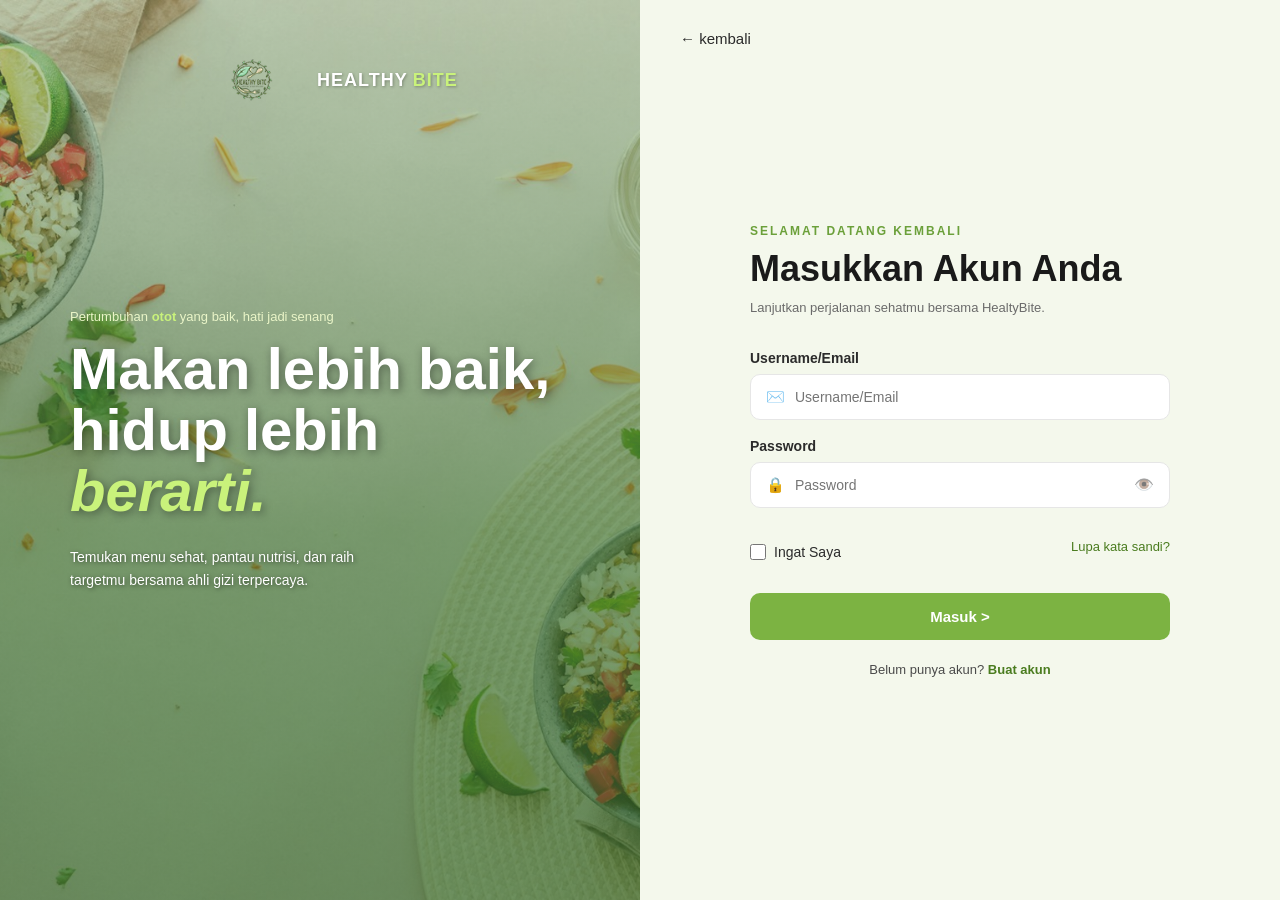
<file: Praktikum Pemograman Website/Login.html>
<!DOCTYPE html>
<html lang="id">
<head>
  <meta charset="UTF-8">
  <meta name="viewport" content="width=device-width, initial-scale=1.0">
  <title>Masuk - Healthy Bite</title>
  <link rel="stylesheet" href="css/Login.css">
</head>
<body>

  <div class="login-wrapper">

    <!-- ========== KIRI: GAMBAR + TEKS ========== -->
    <div class="login-kiri">

       <!-- Tambahkan tag img ini sebagai background -->
      <img src="asset/GambarHL.png" alt="Background" class="bg-gambar">

      <!-- Logo di atas -->
      <div class="login-logo">
        <img src="asset/Logo.png" alt="Healthy Bite">
        <span class="logo-teks">HEALTHY<span class="hijau">BITE</span></span>
      </div>

      <!-- Teks utama -->
      <div class="login-teks">
        <p class="kecil">Pertumbuhan <span class="hijau">otot</span> yang baik, hati jadi senang</p>
        <h1>
          Makan lebih baik,<br>
          hidup lebih <span class="hijau">berarti.</span>
        </h1>
        <p class="deskripsi">
          Temukan menu sehat, pantau nutrisi, dan raih targetmu bersama
          ahli gizi terpercaya.
        </p>
      </div>
    </div>

    <!-- ========== KANAN: FORM LOGIN ========== -->
    <div class="login-kanan">

      <!-- Tombol kembali -->
      <a href="index.html" class="tombol-kembali">← kembali</a>

      <div class="form-wrapper">
        <p class="selamat">SELAMAT DATANG KEMBALI</p>
        <h2>Masukkan Akun Anda</h2> 
        <p class="sub">Lanjutkan perjalanan sehatmu bersama HealtyBite.</p>

        <form action="#" method="POST">

          <!-- Username -->
          <label for="username">Username/Email</label>
          <div class="input-grup">
            <span class="ikon-input">✉️</span>
            <input type="text" id="username" placeholder="Username/Email" required>
          </div>

          <!-- Password -->
          <label for="password">Password</label>
          <div class="input-grup">
            <span class="ikon-input">🔒</span>
            <input type="password" id="password" placeholder="Password" required>
            <button type="button" class="lihat-sandi" onclick="togglePassword()">👁️</button>
          </div>

          <!-- Ingat saya & lupa sandi -->
          <div class="baris-opsi">
            <label class="ingat">
              <input type="checkbox"> Ingat Saya
            </label>
            <a href="#" class="lupa">Lupa kata sandi?</a>
          </div>

          <!-- Tombol masuk -->
          <button type="submit" class="tombol-login">Masuk &gt;</button>

          <p class="belum-punya">
            Belum punya akun? <a href="Register.html">Buat akun</a>
          </p>
        </form>
      </div>

    </div>

  </div>

  <!-- Script kecil untuk show/hide password -->
  <script>
    function togglePassword() {
      const pw = document.getElementById('password');
      pw.type = pw.type === 'password' ? 'text' : 'password';
    }
  </script>

</body>
</html>
</file>
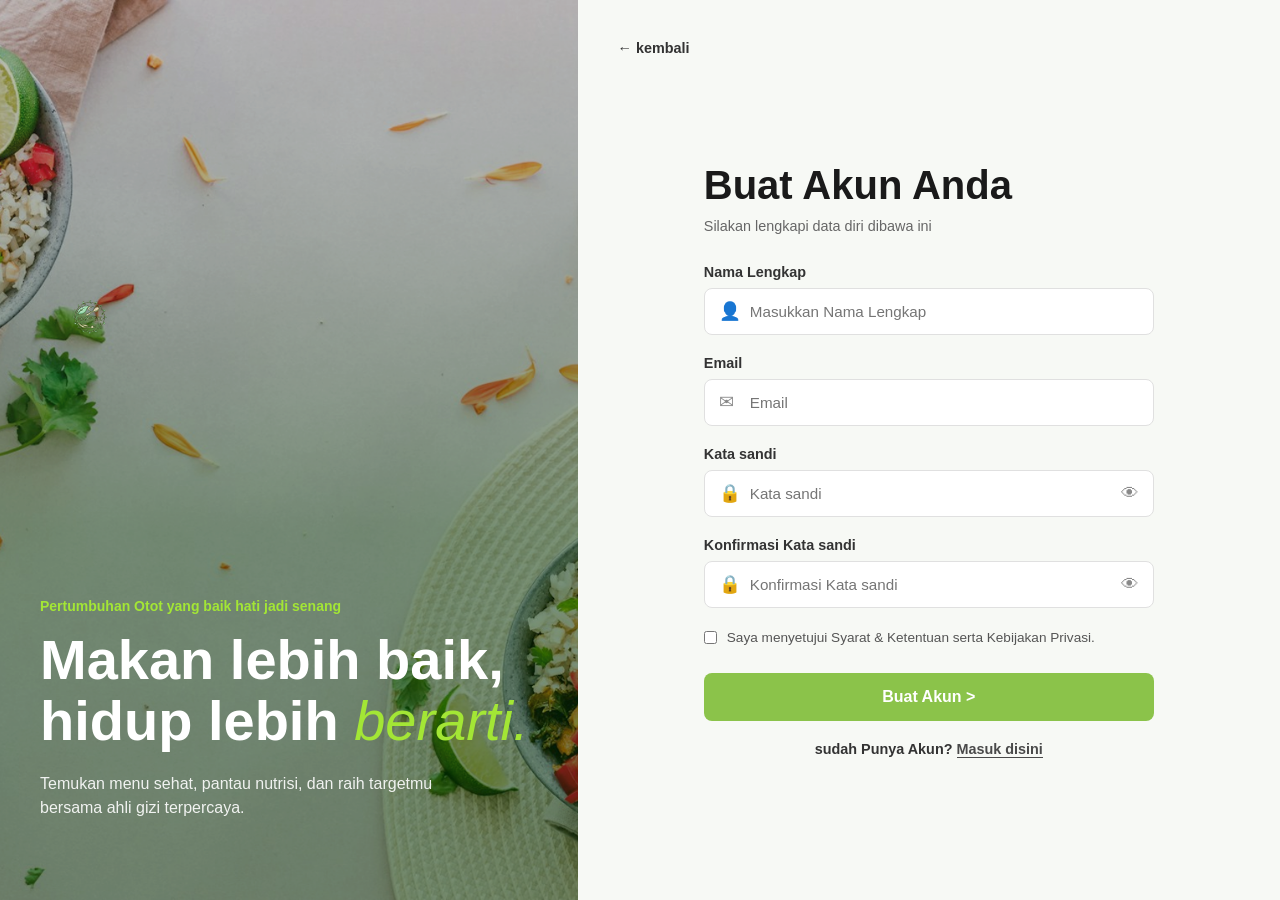
<file: Praktikum Pemograman Website/Register.html>
<!DOCTYPE html>
<html lang="id">
<head>
    <meta charset="UTF-8">
    <meta name="viewport" content="width=device-width, initial-scale=1.0">
    <title>Buat Akun - Healthy Bite</title>
    <!-- Hanya menghubungkan ke file CSS lokal kita sendiri -->
    <link rel="stylesheet" href="css/Register.css">
</head>
<body>

    <div class="container">
        
        <!-- SISI KIRI: Gambar dan Promosi -->
        <div class="left-panel">
            <div class="overlay"></div>


            
            <div class="logo">
                <!-- Ganti src dengan path logo Anda -->
                <img src="asset/Logo.png" alt="Healthy Bite Logo"> 
            </div>

            <div class="hero-text">
                <p class="tagline">Pertumbuhan Otot yang baik hati jadi senang</p>
                <h1>Makan lebih baik,<br>hidup lebih <span class="highlight">berarti.</span></h1>
                <p class="description">
                    Temukan menu sehat, pantau nutrisi, dan raih targetmu bersama ahli gizi terpercaya.
                </p>
            </div>
        </div>

        <!-- SISI KANAN: Formulir Registrasi -->
        <div class="right-panel">
            
            <a href="index.html" class="back-link">
                &#8592; kembali <!-- Kode Unicode untuk panah kiri -->
            </a>

            <div class="form-container">
                <h2>Buat Akun Anda</h2>
                <p class="subtitle">Silakan lengkapi data diri dibawa ini</p>

                <form action="#" method="POST">
                    
                    <!-- Input Nama Lengkap -->
                    <div class="input-group">
                        <label for="nama">Nama Lengkap</label>
                        <div class="input-wrapper">
                            <span class="icon">&#128100;</span> <!-- Ikon User -->
                            <input type="text" id="nama" placeholder="Masukkan Nama Lengkap" required>
                        </div>
                    </div>

                    <!-- Input Email -->
                    <div class="input-group">
                        <label for="email">Email</label>
                        <div class="input-wrapper">
                            <span class="icon">&#9993;</span> <!-- Ikon Amplop -->
                            <input type="email" id="email" placeholder="Email" required>
                        </div>
                    </div>

                    <!-- Input Kata Sandi -->
                    <div class="input-group">
                        <label for="password">Kata sandi</label>
                        <div class="input-wrapper">
                            <span class="icon">&#128274;</span> <!-- Ikon Gembok -->
                            <input type="password" id="password" placeholder="Kata sandi" required>
                            <span class="toggle-password">&#128065;</span> <!-- Ikon Mata -->
                        </div>
                    </div>

                    <!-- Input Konfirmasi Kata Sandi -->
                    <div class="input-group">
                        <label for="confirm-password">Konfirmasi Kata sandi</label>
                        <div class="input-wrapper">
                            <span class="icon">&#128274;</span> <!-- Ikon Gembok -->
                            <input type="password" id="confirm-password" placeholder="Konfirmasi Kata sandi" required>
                            <span class="toggle-password">&#128065;</span> <!-- Ikon Mata -->
                        </div>
                    </div>

                    <!-- Checkbox Syarat & Ketentuan -->
                    <div class="terms">
                        <input type="checkbox" id="terms" required>
                        <label for="terms">Saya menyetujui Syarat & Ketentuan serta Kebijakan Privasi.</label>
                    </div>

                    <!-- Tombol Submit -->
                    <button type="submit" class="btn-submit">Buat Akun ></button>

                    <!-- Link ke Login.html -->
                    <p class="login-link">
                        sudah Punya Akun? <a href="Login.html">Masuk disini</a>
                    </p>

                </form>
            </div>
        </div>

    </div>

</body>
</html>
</file>
<file: Praktikum Pemograman Website/css/Login.css>
/* ===== RESET ===== */
* {
  margin: 0;
  padding: 0;
  box-sizing: border-box;
  font-family: 'Segoe UI', Arial, sans-serif;
}

body {
  height: 100vh;
  overflow: hidden;
}

/* ===== WRAPPER UTAMA ===== */
.login-wrapper {
  display: flex;
  height: 100vh;
}

/* ========== KIRI ========== */
.login-kiri {
  flex: 1;
  position: relative;
  padding: 60px 70px;
  display: flex;
  flex-direction: column;
  justify-content: center;
  color: white;
  min-height: 100vh;
  overflow: hidden;
}

.login-kiri .bg-gambar {
  position: absolute;
  top: 0;
  left: 0;
  width: 100%;
  height: 100%;
  object-fit: cover;
  z-index: 0;
}

.login-kiri::before {
  content: '';
  position: absolute;
  inset: 0;
  background: linear-gradient(to bottom, rgba(120, 160, 90, 0.4), rgba(80, 120, 60, 0.55));
  z-index: 1;
}

.login-kiri > * {
  position: relative;
  z-index: 2;
}

/* Logo */
.login-logo {
  position: absolute;
  top: 40px;
  left: 30%;
  display: flex;
  align-items: center;
  gap: 5px;
  z-index: 2;
}

.login-logo img {
  height: 80px;
  max-width: 120px;
  object-fit: contain;
}

.login-logo .logo-teks {
  font-family: 'Arial Black', sans-serif;
  font-weight: 900;
  font-size: 18px;
  letter-spacing: 1px;
  color: white;
  text-shadow: 1px 1px 3px rgba(0,0,0,0.3);
}

.login-logo .hijau {
  color: #c9f27b;
  margin-left: 5px;
}

/* Teks utama */
.login-teks .kecil {
  font-size: 13px;
  margin-bottom: 15px;
  color: #eaf5c8;
}

.login-teks .kecil .hijau {
  color: #c9f27b;
  font-weight: bold;
}

.login-teks h1 {
  font-size: 58px;
  font-weight: 800;
  line-height: 1.05;
  margin-bottom: 25px;
  text-shadow: 2px 2px 10px rgba(0,0,0,0.4);
}

.login-teks h1 .hijau {
  color: #c9f27b;
  font-style: italic;
}

.login-teks .deskripsi {
  font-size: 14px;
  max-width: 340px;
  line-height: 1.6;
  text-shadow: 1px 1px 4px rgba(0,0,0,0.5);
}

/* ========== KANAN ========== */
.login-kanan {
  flex: 1;
  background-color: #f4f8ec;
  padding: 40px 70px;
  position: relative;
  display: flex;
  flex-direction: column;
  justify-content: center;
}

.tombol-kembali {
  position: absolute;
  top: 30px;
  left: 40px;
  text-decoration: none;
  color: #2b2b2b;
  font-size: 15px;
  font-weight: 500;
  transition: 0.3s;
}

.tombol-kembali:hover {
  color: #4a7c1f;
}

/* Form */
.form-wrapper {
  max-width: 420px;
  width: 100%;
  margin: 0 auto;
}

.selamat {
  color: #6ba03a;
  font-size: 12px;
  font-weight: 700;
  letter-spacing: 2px;
  margin-bottom: 10px;
}

.form-wrapper h2 {
  font-size: 36px;
  color: #1a1a1a;
  margin-bottom: 10px;
  font-weight: 700;
}

.form-wrapper .sub {
  font-size: 13px;
  color: #6b6b6b;
  margin-bottom: 35px;
}

form label {
  display: block;
  font-size: 14px;
  font-weight: 600;
  color: #2b2b2b;
  margin-bottom: 8px;
  margin-top: 18px;
}

.input-grup {
  display: flex;
  align-items: center;
  background-color: #ffffff;
  border-radius: 10px;
  padding: 0 15px;
  border: 1px solid #e6e6e6;
  transition: 0.3s;
}

.input-grup:focus-within {
  border-color: #7cb342;
  box-shadow: 0 0 0 3px rgba(124, 179, 66, 0.15);
}

.ikon-input {
  font-size: 15px;
  color: #9a9a9a;
  margin-right: 10px;
}

.input-grup input {
  flex: 1;
  border: none;
  outline: none;
  padding: 14px 0;
  font-size: 14px;
  background: transparent;
  color: #2b2b2b;
  min-width: 0; /* penting agar input tidak overflow */
}

.lihat-sandi {
  background: transparent;
  border: none;
  cursor: pointer;
  font-size: 16px;
  opacity: 0.6;
}

.baris-opsi {
  display: flex;
  justify-content: space-between;
  align-items: center;
  margin: 18px 0 25px;
  font-size: 13px;
  flex-wrap: wrap;
  gap: 8px;
}

.ingat {
  display: flex;
  align-items: center;
  gap: 8px;
  color: #2b2b2b;
  cursor: pointer;
  font-weight: 500;
}

.ingat input {
  width: 16px;
  height: 16px;
  accent-color: #7cb342;
  cursor: pointer;
}

.lupa {
  color: #4a7c1f;
  text-decoration: none;
  font-weight: 500;
}

.lupa:hover {
  text-decoration: underline;
}

.tombol-login {
  width: 100%;
  background-color: #7cb342;
  color: white;
  border: none;
  padding: 15px;
  border-radius: 10px;
  font-size: 15px;
  font-weight: 700;
  cursor: pointer;
  transition: 0.3s;
}

.tombol-login:hover {
  background-color: #5e8e2c;
  transform: translateY(-2px);
  box-shadow: 0 5px 15px rgba(124, 179, 66, 0.3);
}

.belum-punya {
  text-align: center;
  margin-top: 22px;
  font-size: 13px;
  color: #4a4a4a;
}

.belum-punya a {
  color: #4a7c1f;
  font-weight: 700;
  text-decoration: none;
}

.belum-punya a:hover {
  text-decoration: underline;
}

/* ===== RESPONSIVE ===== */

/* Tablet */
@media (max-width: 1024px) {
  .login-kiri {
    padding: 40px;
  }

  .login-teks h1 {
    font-size: 44px;
  }

  .login-kanan {
    padding: 40px;
  }
}

/* Mobile */
@media (max-width: 900px) {
  body {
    overflow-y: auto; /* izinkan scroll di mobile */
    height: auto;
  }

  .login-wrapper {
    flex-direction: column;
    height: auto;
    min-height: 100vh;
  }

  .login-kiri {
    min-height: 280px;
    padding: 30px 25px;
    justify-content: flex-end;
  }

  .login-logo {
    top: 20px;
    left: 20px;
  }

  .login-logo img {
    height: 50px;
  }

  .login-logo .logo-teks {
    font-size: 15px;
  }

  .login-teks .kecil,
  .login-teks .deskripsi {
    display: none;
  }

  .login-teks h1 {
    font-size: 32px;
    margin-bottom: 0;
  }

  .login-kanan {
    padding: 40px 25px 60px;
    flex: none;
  }

  .tombol-kembali {
    top: 20px;
    left: 20px;
    color: white;
    z-index: 10;
  }

  .form-wrapper h2 {
    font-size: 26px;
  }
}

/* Mobile kecil */
@media (max-width: 480px) {
  .login-kiri {
    min-height: 220px;
    padding: 20px 18px;
  }

  .login-logo {
    top: 15px;
    left: 15px;
  }

  .login-logo img {
    height: 40px;
  }

  .login-teks h1 {
    font-size: 26px;
  }

  .login-kanan {
    padding: 30px 18px 50px;
  }

  .form-wrapper h2 {
    font-size: 22px;
  }

  .form-wrapper .sub {
    font-size: 12px;
    margin-bottom: 25px;
  }

  .input-grup input {
    padding: 12px 0;
    font-size: 13px;
  }

  .baris-opsi {
    font-size: 12px;
  }

  .tombol-login {
    padding: 13px;
    font-size: 14px;
  }

  .belum-punya {
    font-size: 12px;
  }
}
</file>
<file: Praktikum Pemograman Website/css/Register.css>
/* Reset Dasar */
* {
  margin: 0;
  padding: 0;
  box-sizing: border-box;
  font-family: Arial, Helvetica, sans-serif;
}

body {
  height: 100vh;
  width: 100%;
  overflow: hidden;
}

.container {
  display: flex;
  height: 100%;
  width: 100%;
}

/* --- SISI KIRI (Gambar) --- */
.left-panel {
  flex: 1;
  background-image: url('../asset/GambarHL.png');
  background-size: cover;
  background-position: center;
  position: relative;
  display: flex;
  flex-direction: column;
  justify-content: space-between;
  padding: 40px;
  color: white;
}

.left-panel::before {
  content: '';
  position: absolute;
  top: 0;
  left: 0;
  width: 100%;
  height: 100%;
  background: rgba(0, 0, 0, 0.2);
  z-index: 0;
}

.logo,
.hero-text {
  position: relative;
  z-index: 1;
}

.logo img {
  height: 60px;
  max-width: 100px;
  object-fit: contain;
}

.hero-text {
  margin-bottom: 40px;
}

.tagline {
  font-size: 14px;
  color: #a3e635;
  margin-bottom: 15px;
  font-weight: bold;
}

.hero-text h1 {
  font-size: 3.5rem;
  line-height: 1.1;
  font-weight: bold;
  margin-bottom: 20px;
}

.hero-text h1 .highlight {
  color: #a3e635;
  font-style: italic;
  font-weight: normal;
}

.description {
  font-size: 1rem;
  max-width: 400px;
  line-height: 1.5;
  opacity: 0.9;
}

/* --- SISI KANAN (Form) --- */
.right-panel {
  flex: 1;
  background-color: #f7f9f5;
  display: flex;
  flex-direction: column;
  justify-content: center;
  padding: 0 8%;
  position: relative;
  overflow-y: auto; /* agar form bisa scroll jika kepanjangan */
}

.back-link {
  position: absolute;
  top: 40px;
  left: 40px;
  text-decoration: none;
  color: #333;
  font-weight: bold;
  font-size: 0.9rem;
}

.form-container {
  max-width: 450px;
  width: 100%;
  margin: 0 auto;
  padding: 60px 0 40px; /* beri ruang untuk back-link */
}

.form-container h2 {
  font-size: 2.5rem;
  color: #1a1a1a;
  margin-bottom: 10px;
}

.subtitle {
  color: #666;
  font-size: 0.9rem;
  margin-bottom: 30px;
}

.input-group {
  margin-bottom: 20px;
}

.input-group label {
  display: block;
  margin-bottom: 8px;
  font-weight: bold;
  font-size: 0.9rem;
  color: #333;
}

.input-wrapper {
  position: relative;
  display: flex;
  align-items: center;
}

.input-wrapper input {
  width: 100%;
  padding: 14px 15px 14px 45px;
  border: 1px solid #e0e0e0;
  border-radius: 8px;
  background-color: #fff;
  font-size: 0.95rem;
  outline: none;
  transition: border-color 0.3s;
}

.input-wrapper input:focus {
  border-color: #8bc34a;
}

.input-wrapper .icon {
  position: absolute;
  left: 15px;
  color: #888;
  font-size: 1.1rem;
}

.toggle-password {
  position: absolute;
  right: 15px;
  color: #888;
  cursor: pointer;
  font-size: 1.1rem;
}

.terms {
  display: flex;
  align-items: flex-start;
  gap: 10px;
  margin-bottom: 25px;
}

.terms input {
  margin-top: 3px;
  accent-color: #6c5ce7;
  flex-shrink: 0;
}

.terms label {
  font-size: 0.85rem;
  color: #555;
  line-height: 1.4;
}

.btn-submit {
  width: 100%;
  padding: 15px;
  background-color: #8bc34a;
  color: white;
  border: none;
  border-radius: 8px;
  font-size: 1rem;
  font-weight: bold;
  cursor: pointer;
  transition: background 0.3s;
}

.btn-submit:hover {
  background-color: #7cb342;
}

.login-link {
  text-align: center;
  margin-top: 20px;
  font-size: 0.9rem;
  font-weight: bold;
  color: #333;
}

.login-link a {
  color: #4a4a4a;
  text-decoration: none;
  border-bottom: 1px solid #4a4a4a;
}

.login-link a:hover {
  color: #8bc34a;
  border-color: #8bc34a;
}

/* --- RESPONSIVE --- */

/* Tablet */
@media (max-width: 1024px) {
  .hero-text h1 {
    font-size: 2.5rem;
  }

  .right-panel {
    padding: 0 5%;
  }
}

/* Mobile */
@media (max-width: 900px) {
  body {
    overflow-y: auto;
    height: auto;
  }

  .container {
    flex-direction: column;
    height: auto;
    min-height: 100vh;
  }

  .left-panel {
    height: 260px;
    flex: none;
    padding: 20px;
    justify-content: flex-end;
  }

  .logo {
    position: absolute;
    top: 20px;
    left: 20px;
  }

  .logo img {
    height: 45px;
  }

  .hero-text {
    margin-bottom: 10px;
  }

  .tagline {
    font-size: 12px;
    margin-bottom: 8px;
  }

  .hero-text h1 {
    font-size: 1.8rem;
    margin-bottom: 0;
  }

  .description {
    display: none;
  }

  .right-panel {
    padding: 30px 20px 50px;
    flex: none;
  }

  .back-link {
    position: relative;
    top: auto;
    left: auto;
    display: inline-block;
    margin-bottom: 20px;
    color: #333;
    order: -1;
  }

  .form-container {
    padding: 0;
  }

  .form-container h2 {
    font-size: 1.8rem;
  }

  .subtitle {
    font-size: 0.85rem;
    margin-bottom: 25px;
  }
}

/* Mobile kecil */
@media (max-width: 480px) {
  .left-panel {
    height: 200px;
    padding: 15px;
  }

  .logo {
    top: 15px;
    left: 15px;
  }

  .logo img {
    height: 35px;
  }

  .tagline {
    font-size: 10px;
  }

  .hero-text h1 {
    font-size: 1.4rem;
  }

  .right-panel {
    padding: 25px 15px 40px;
  }

  .back-link {
    font-size: 0.8rem;
    margin-bottom: 15px;
  }

  .form-container h2 {
    font-size: 1.5rem;
  }

  .subtitle {
    font-size: 0.8rem;
    margin-bottom: 20px;
  }

  .input-group {
    margin-bottom: 15px;
  }

  .input-group label {
    font-size: 0.8rem;
    margin-bottom: 6px;
  }

  .input-wrapper input {
    padding: 12px 12px 12px 40px;
    font-size: 0.85rem;
  }

  .input-wrapper .icon {
    left: 12px;
    font-size: 1rem;
  }

  .toggle-password {
    right: 12px;
    font-size: 1rem;
  }

  .terms label {
    font-size: 0.75rem;
  }

  .btn-submit {
    padding: 13px;
    font-size: 0.9rem;
  }

  .login-link {
    font-size: 0.8rem;
    margin-top: 15px;
  }
}
</file>
